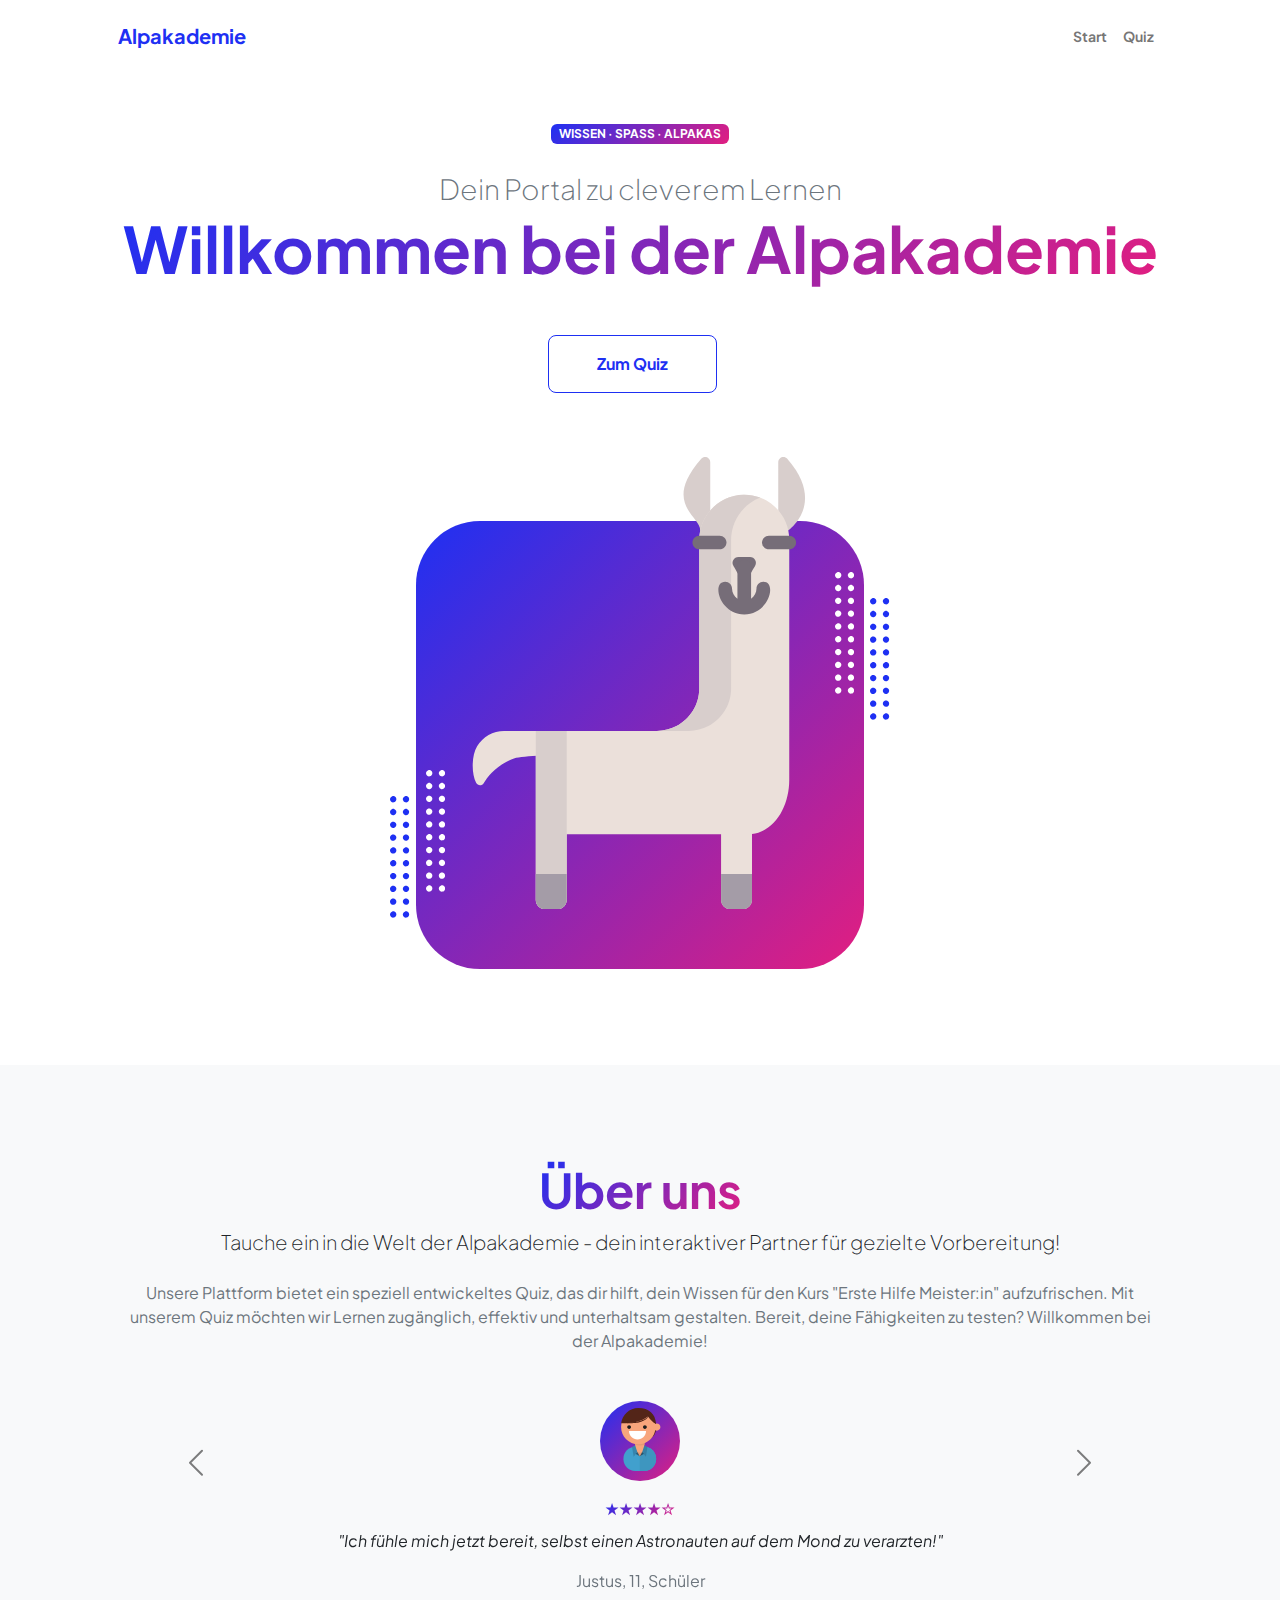
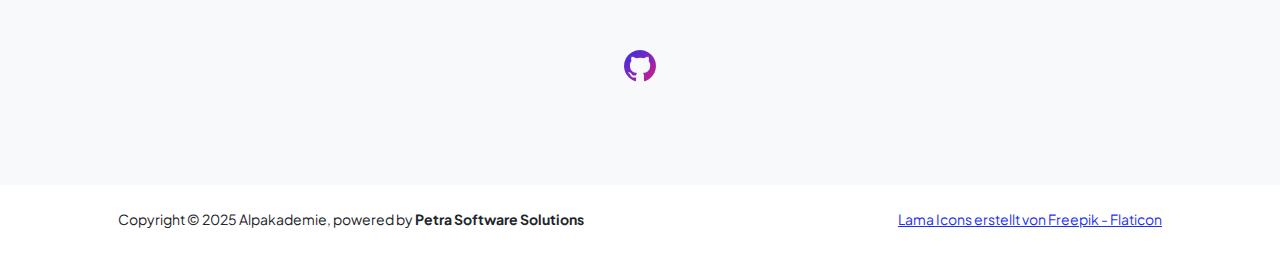
<file: index.html>
<!DOCTYPE html>
<html lang="en">
    <head>
        <meta charset="utf-8" />
        <meta name="viewport" content="width=device-width, initial-scale=1, shrink-to-fit=no" />
        <meta name="description" content="" />
        <meta name="author" content="" />
        <title>Alpakademie</title>
        <!-- Favicon-->
        <link rel="icon" type="image/x-icon" href="assets/lama.ico" />
        <!-- Custom Google font-->
        <link rel="preconnect" href="https://fonts.googleapis.com" />
        <link rel="preconnect" href="https://fonts.gstatic.com" crossorigin />
        <link href="https://fonts.googleapis.com/css2?family=Plus+Jakarta+Sans:wght@100;200;300;400;500;600;700;800;900&amp;display=swap" rel="stylesheet" />
        <!-- Bootstrap icons-->
        <link href="https://cdn.jsdelivr.net/npm/bootstrap-icons@1.8.1/font/bootstrap-icons.css" rel="stylesheet" />
        <!-- Core theme CSS (includes Bootstrap)-->
        <link href="css/styles.css" rel="stylesheet" />
    </head>
    <body class="d-flex flex-column h-100">
        <main class="flex-shrink-0">
            <!-- Navigation-->
            <nav class="navbar navbar-expand-lg navbar-light py-3">
                <div class="container px-5">
                    <a class="navbar-brand" href="index.html"><span class="fw-bolder text-primary">Alpakademie</span></a>
                    <button class="navbar-toggler" type="button" data-bs-toggle="collapse" data-bs-target="#navbarSupportedContent" aria-controls="navbarSupportedContent" aria-expanded="false" aria-label="Toggle navigation"><span class="navbar-toggler-icon"></span></button>
                    <div class="collapse navbar-collapse" id="navbarSupportedContent">
                        <ul class="navbar-nav ms-auto mb-2 mb-lg-0 small fw-bolder">
                            <li class="nav-item"><a class="nav-link" href="index.html">Start</a></li>
                            <li class="nav-item"><a class="nav-link" href="quiz.html">Quiz</a></li>
                        </ul>
                    </div>
                </div>
            </nav>
            <!-- Header-->
            <header class="py-5">
                <div class="container px-5 pb-5">
                    <div class="row gx-5 align-items-center">
                        <div class="col-xxl-5">
                            <!-- Header text content-->
                            <div class="text-center text-xxl-start">
                                <div class="badge bg-gradient-primary-to-secondary text-white mb-4"><div class="text-uppercase">Wissen &middot; Spaß &middot; Alpakas</div></div>
                                <div class="fs-3 fw-light text-muted">Dein Portal zu cleverem Lernen</div>
                                <h1 class="display-3 fw-bolder mb-5"><span class="text-gradient d-inline">Willkommen bei der Alpakademie</span></h1>
                                <div class="d-grid gap-3 d-sm-flex justify-content-sm-center justify-content-xxl-start mb-3">
                                    <a class="btn btn-outline-primary btn-lg px-5 py-3 me-sm-3 fs-6 fw-bolder" href="quiz.html">Zum Quiz</a>
                                </div>
                            </div>
                        </div>
                        <div class="col-xxl-7">
                            <!-- Header profile picture-->
                            <div class="d-flex justify-content-center mt-5 mt-xxl-0">
                                <div class="profile bg-gradient-primary-to-secondary">
                                    <img class="profile-img" src="assets/lama2.svg" alt="..." />
                                    <div class="dots-1">
                                        <!-- SVG Dots-->
                                        <svg version="1.1" xmlns="http://www.w3.org/2000/svg" xmlns:xlink="http://www.w3.org/1999/xlink" x="0px" y="0px" viewBox="0 0 191.6 1215.4" style="enable-background: new 0 0 191.6 1215.4" xml:space="preserve">
                                            <g transform="translate(0.000000,1280.000000) scale(0.100000,-0.100000)">
                                                <path d="M227.7,12788.6c-105-35-200-141-222-248c-43-206,163-412,369-369c155,32,275,190,260,339c-11,105-90,213-190,262        C383.7,12801.6,289.7,12808.6,227.7,12788.6z"></path>
                                                <path d="M1507.7,12788.6c-151-50-253-216-222-362c25-119,136-230,254-255c194-41,395,142,375,339c-11,105-90,213-190,262        C1663.7,12801.6,1569.7,12808.6,1507.7,12788.6z"></path>
                                                <path d="M227.7,11508.6c-105-35-200-141-222-248c-43-206,163-412,369-369c155,32,275,190,260,339c-11,105-90,213-190,262        C383.7,11521.6,289.7,11528.6,227.7,11508.6z"></path>
                                                <path d="M1507.7,11508.6c-151-50-253-216-222-362c25-119,136-230,254-255c194-41,395,142,375,339c-11,105-90,213-190,262        C1663.7,11521.6,1569.7,11528.6,1507.7,11508.6z"></path>
                                                <path d="M227.7,10228.6c-105-35-200-141-222-248c-43-206,163-412,369-369c155,32,275,190,260,339c-11,105-90,213-190,262        C383.7,10241.6,289.7,10248.6,227.7,10228.6z"></path>
                                                <path d="M1507.7,10228.6c-105-35-200-141-222-248c-43-206,163-412,369-369c155,32,275,190,260,339c-11,105-90,213-190,262        C1663.7,10241.6,1569.7,10248.6,1507.7,10228.6z"></path>
                                                <path d="M227.7,8948.6c-105-35-200-141-222-248c-43-206,163-412,369-369c155,32,275,190,260,339c-11,105-90,213-190,262        C383.7,8961.6,289.7,8968.6,227.7,8948.6z"></path>
                                                <path d="M1507.7,8948.6c-105-35-200-141-222-248c-43-206,163-412,369-369c155,32,275,190,260,339c-11,105-90,213-190,262        C1663.7,8961.6,1569.7,8968.6,1507.7,8948.6z"></path>
                                                <path d="M227.7,7668.6c-105-35-200-141-222-248c-43-206,163-412,369-369c155,32,275,190,260,339c-11,105-90,213-190,262        C383.7,7681.6,289.7,7688.6,227.7,7668.6z"></path>
                                                <path d="M1507.7,7668.6c-105-35-200-141-222-248c-43-206,163-412,369-369c155,32,275,190,260,339c-11,105-90,213-190,262        C1663.7,7681.6,1569.7,7688.6,1507.7,7668.6z"></path>
                                                <path d="M227.7,6388.6c-105-35-200-141-222-248c-43-206,163-412,369-369c155,32,275,190,260,339c-11,105-90,213-190,262        C383.7,6401.6,289.7,6408.6,227.7,6388.6z"></path>
                                                <path d="M1507.7,6388.6c-105-35-200-141-222-248c-43-206,163-412,369-369c155,32,275,190,260,339c-11,105-90,213-190,262        C1663.7,6401.6,1569.7,6408.6,1507.7,6388.6z"></path>
                                                <path d="M227.7,5108.6c-105-35-200-141-222-248c-43-206,163-412,369-369c155,32,275,190,260,339c-11,105-90,213-190,262        C383.7,5121.6,289.7,5128.6,227.7,5108.6z"></path>
                                                <path d="M1507.7,5108.6c-105-35-200-141-222-248c-43-206,163-412,369-369c155,32,275,190,260,339c-11,105-90,213-190,262        C1663.7,5121.6,1569.7,5128.6,1507.7,5108.6z"></path>
                                                <path d="M227.7,3828.6c-105-35-200-141-222-248c-43-206,163-412,369-369c155,32,275,190,260,339c-11,105-90,213-190,262        C383.7,3841.6,289.7,3848.6,227.7,3828.6z"></path>
                                                <path d="M1507.7,3828.6c-105-35-200-141-222-248c-43-206,163-412,369-369c155,32,275,190,260,339c-11,105-90,213-190,262        C1663.7,3841.6,1569.7,3848.6,1507.7,3828.6z"></path>
                                                <path d="M227.7,2548.6c-105-35-200-141-222-248c-43-206,163-412,369-369c155,32,275,190,260,339c-11,105-90,213-190,262        C383.7,2561.6,289.7,2568.6,227.7,2548.6z"></path>
                                                <path d="M1507.7,2548.6c-105-35-200-141-222-248c-43-206,163-412,369-369c155,32,275,190,260,339c-11,105-90,213-190,262        C1663.7,2561.6,1569.7,2568.6,1507.7,2548.6z"></path>
                                                <path d="M227.7,1268.6c-105-35-200-141-222-248c-43-206,163-412,369-369c155,32,275,190,260,339c-11,105-90,213-190,262        C383.7,1281.6,289.7,1288.6,227.7,1268.6z"></path>
                                                <path d="M1507.7,1268.6c-105-35-200-141-222-248c-43-206,163-412,369-369c155,32,275,190,260,339c-11,105-90,213-190,262        C1663.7,1281.6,1569.7,1288.6,1507.7,1268.6z"></path>
                                            </g>
                                        </svg>
                                        <!-- END of SVG dots-->
                                    </div>
                                    <div class="dots-2">
                                        <!-- SVG Dots-->
                                        <svg version="1.1" xmlns="http://www.w3.org/2000/svg" xmlns:xlink="http://www.w3.org/1999/xlink" x="0px" y="0px" viewBox="0 0 191.6 1215.4" style="enable-background: new 0 0 191.6 1215.4" xml:space="preserve">
                                            <g transform="translate(0.000000,1280.000000) scale(0.100000,-0.100000)">
                                                <path d="M227.7,12788.6c-105-35-200-141-222-248c-43-206,163-412,369-369c155,32,275,190,260,339c-11,105-90,213-190,262        C383.7,12801.6,289.7,12808.6,227.7,12788.6z"></path>
                                                <path d="M1507.7,12788.6c-151-50-253-216-222-362c25-119,136-230,254-255c194-41,395,142,375,339c-11,105-90,213-190,262        C1663.7,12801.6,1569.7,12808.6,1507.7,12788.6z"></path>
                                                <path d="M227.7,11508.6c-105-35-200-141-222-248c-43-206,163-412,369-369c155,32,275,190,260,339c-11,105-90,213-190,262        C383.7,11521.6,289.7,11528.6,227.7,11508.6z"></path>
                                                <path d="M1507.7,11508.6c-151-50-253-216-222-362c25-119,136-230,254-255c194-41,395,142,375,339c-11,105-90,213-190,262        C1663.7,11521.6,1569.7,11528.6,1507.7,11508.6z"></path>
                                                <path d="M227.7,10228.6c-105-35-200-141-222-248c-43-206,163-412,369-369c155,32,275,190,260,339c-11,105-90,213-190,262        C383.7,10241.6,289.7,10248.6,227.7,10228.6z"></path>
                                                <path d="M1507.7,10228.6c-105-35-200-141-222-248c-43-206,163-412,369-369c155,32,275,190,260,339c-11,105-90,213-190,262        C1663.7,10241.6,1569.7,10248.6,1507.7,10228.6z"></path>
                                                <path d="M227.7,8948.6c-105-35-200-141-222-248c-43-206,163-412,369-369c155,32,275,190,260,339c-11,105-90,213-190,262        C383.7,8961.6,289.7,8968.6,227.7,8948.6z"></path>
                                                <path d="M1507.7,8948.6c-105-35-200-141-222-248c-43-206,163-412,369-369c155,32,275,190,260,339c-11,105-90,213-190,262        C1663.7,8961.6,1569.7,8968.6,1507.7,8948.6z"></path>
                                                <path d="M227.7,7668.6c-105-35-200-141-222-248c-43-206,163-412,369-369c155,32,275,190,260,339c-11,105-90,213-190,262        C383.7,7681.6,289.7,7688.6,227.7,7668.6z"></path>
                                                <path d="M1507.7,7668.6c-105-35-200-141-222-248c-43-206,163-412,369-369c155,32,275,190,260,339c-11,105-90,213-190,262        C1663.7,7681.6,1569.7,7688.6,1507.7,7668.6z"></path>
                                                <path d="M227.7,6388.6c-105-35-200-141-222-248c-43-206,163-412,369-369c155,32,275,190,260,339c-11,105-90,213-190,262        C383.7,6401.6,289.7,6408.6,227.7,6388.6z"></path>
                                                <path d="M1507.7,6388.6c-105-35-200-141-222-248c-43-206,163-412,369-369c155,32,275,190,260,339c-11,105-90,213-190,262        C1663.7,6401.6,1569.7,6408.6,1507.7,6388.6z"></path>
                                                <path d="M227.7,5108.6c-105-35-200-141-222-248c-43-206,163-412,369-369c155,32,275,190,260,339c-11,105-90,213-190,262        C383.7,5121.6,289.7,5128.6,227.7,5108.6z"></path>
                                                <path d="M1507.7,5108.6c-105-35-200-141-222-248c-43-206,163-412,369-369c155,32,275,190,260,339c-11,105-90,213-190,262        C1663.7,5121.6,1569.7,5128.6,1507.7,5108.6z"></path>
                                                <path d="M227.7,3828.6c-105-35-200-141-222-248c-43-206,163-412,369-369c155,32,275,190,260,339c-11,105-90,213-190,262        C383.7,3841.6,289.7,3848.6,227.7,3828.6z"></path>
                                                <path d="M1507.7,3828.6c-105-35-200-141-222-248c-43-206,163-412,369-369c155,32,275,190,260,339c-11,105-90,213-190,262        C1663.7,3841.6,1569.7,3848.6,1507.7,3828.6z"></path>
                                                <path d="M227.7,2548.6c-105-35-200-141-222-248c-43-206,163-412,369-369c155,32,275,190,260,339c-11,105-90,213-190,262        C383.7,2561.6,289.7,2568.6,227.7,2548.6z"></path>
                                                <path d="M1507.7,2548.6c-105-35-200-141-222-248c-43-206,163-412,369-369c155,32,275,190,260,339c-11,105-90,213-190,262        C1663.7,2561.6,1569.7,2568.6,1507.7,2548.6z"></path>
                                                <path d="M227.7,1268.6c-105-35-200-141-222-248c-43-206,163-412,369-369c155,32,275,190,260,339c-11,105-90,213-190,262        C383.7,1281.6,289.7,1288.6,227.7,1268.6z"></path>
                                                <path d="M1507.7,1268.6c-105-35-200-141-222-248c-43-206,163-412,369-369c155,32,275,190,260,339c-11,105-90,213-190,262        C1663.7,1281.6,1569.7,1288.6,1507.7,1268.6z"></path>
                                            </g>
                                        </svg>
                                        <!-- END of SVG dots-->
                                    </div>
                                    <div class="dots-3">
                                        <!-- SVG Dots-->
                                        <svg version="1.1" xmlns="http://www.w3.org/2000/svg" xmlns:xlink="http://www.w3.org/1999/xlink" x="0px" y="0px" viewBox="0 0 191.6 1215.4" style="enable-background: new 0 0 191.6 1215.4" xml:space="preserve">
                                            <g transform="translate(0.000000,1280.000000) scale(0.100000,-0.100000)">
                                                <path d="M227.7,12788.6c-105-35-200-141-222-248c-43-206,163-412,369-369c155,32,275,190,260,339c-11,105-90,213-190,262        C383.7,12801.6,289.7,12808.6,227.7,12788.6z"></path>
                                                <path d="M1507.7,12788.6c-151-50-253-216-222-362c25-119,136-230,254-255c194-41,395,142,375,339c-11,105-90,213-190,262        C1663.7,12801.6,1569.7,12808.6,1507.7,12788.6z"></path>
                                                <path d="M227.7,11508.6c-105-35-200-141-222-248c-43-206,163-412,369-369c155,32,275,190,260,339c-11,105-90,213-190,262        C383.7,11521.6,289.7,11528.6,227.7,11508.6z"></path>
                                                <path d="M1507.7,11508.6c-151-50-253-216-222-362c25-119,136-230,254-255c194-41,395,142,375,339c-11,105-90,213-190,262        C1663.7,11521.6,1569.7,11528.6,1507.7,11508.6z"></path>
                                                <path d="M227.7,10228.6c-105-35-200-141-222-248c-43-206,163-412,369-369c155,32,275,190,260,339c-11,105-90,213-190,262        C383.7,10241.6,289.7,10248.6,227.7,10228.6z"></path>
                                                <path d="M1507.7,10228.6c-105-35-200-141-222-248c-43-206,163-412,369-369c155,32,275,190,260,339c-11,105-90,213-190,262        C1663.7,10241.6,1569.7,10248.6,1507.7,10228.6z"></path>
                                                <path d="M227.7,8948.6c-105-35-200-141-222-248c-43-206,163-412,369-369c155,32,275,190,260,339c-11,105-90,213-190,262        C383.7,8961.6,289.7,8968.6,227.7,8948.6z"></path>
                                                <path d="M1507.7,8948.6c-105-35-200-141-222-248c-43-206,163-412,369-369c155,32,275,190,260,339c-11,105-90,213-190,262        C1663.7,8961.6,1569.7,8968.6,1507.7,8948.6z"></path>
                                                <path d="M227.7,7668.6c-105-35-200-141-222-248c-43-206,163-412,369-369c155,32,275,190,260,339c-11,105-90,213-190,262        C383.7,7681.6,289.7,7688.6,227.7,7668.6z"></path>
                                                <path d="M1507.7,7668.6c-105-35-200-141-222-248c-43-206,163-412,369-369c155,32,275,190,260,339c-11,105-90,213-190,262        C1663.7,7681.6,1569.7,7688.6,1507.7,7668.6z"></path>
                                                <path d="M227.7,6388.6c-105-35-200-141-222-248c-43-206,163-412,369-369c155,32,275,190,260,339c-11,105-90,213-190,262        C383.7,6401.6,289.7,6408.6,227.7,6388.6z"></path>
                                                <path d="M1507.7,6388.6c-105-35-200-141-222-248c-43-206,163-412,369-369c155,32,275,190,260,339c-11,105-90,213-190,262        C1663.7,6401.6,1569.7,6408.6,1507.7,6388.6z"></path>
                                                <path d="M227.7,5108.6c-105-35-200-141-222-248c-43-206,163-412,369-369c155,32,275,190,260,339c-11,105-90,213-190,262        C383.7,5121.6,289.7,5128.6,227.7,5108.6z"></path>
                                                <path d="M1507.7,5108.6c-105-35-200-141-222-248c-43-206,163-412,369-369c155,32,275,190,260,339c-11,105-90,213-190,262        C1663.7,5121.6,1569.7,5128.6,1507.7,5108.6z"></path>
                                                <path d="M227.7,3828.6c-105-35-200-141-222-248c-43-206,163-412,369-369c155,32,275,190,260,339c-11,105-90,213-190,262        C383.7,3841.6,289.7,3848.6,227.7,3828.6z"></path>
                                                <path d="M1507.7,3828.6c-105-35-200-141-222-248c-43-206,163-412,369-369c155,32,275,190,260,339c-11,105-90,213-190,262        C1663.7,3841.6,1569.7,3848.6,1507.7,3828.6z"></path>
                                                <path d="M227.7,2548.6c-105-35-200-141-222-248c-43-206,163-412,369-369c155,32,275,190,260,339c-11,105-90,213-190,262        C383.7,2561.6,289.7,2568.6,227.7,2548.6z"></path>
                                                <path d="M1507.7,2548.6c-105-35-200-141-222-248c-43-206,163-412,369-369c155,32,275,190,260,339c-11,105-90,213-190,262        C1663.7,2561.6,1569.7,2568.6,1507.7,2548.6z"></path>
                                                <path d="M227.7,1268.6c-105-35-200-141-222-248c-43-206,163-412,369-369c155,32,275,190,260,339c-11,105-90,213-190,262        C383.7,1281.6,289.7,1288.6,227.7,1268.6z"></path>
                                                <path d="M1507.7,1268.6c-105-35-200-141-222-248c-43-206,163-412,369-369c155,32,275,190,260,339c-11,105-90,213-190,262        C1663.7,1281.6,1569.7,1288.6,1507.7,1268.6z"></path>
                                            </g>
                                        </svg>
                                        <!-- END of SVG dots-->
                                    </div>
                                    <div class="dots-4">
                                        <!-- SVG Dots-->
                                        <svg version="1.1" xmlns="http://www.w3.org/2000/svg" xmlns:xlink="http://www.w3.org/1999/xlink" x="0px" y="0px" viewBox="0 0 191.6 1215.4" style="enable-background: new 0 0 191.6 1215.4" xml:space="preserve">
                                            <g transform="translate(0.000000,1280.000000) scale(0.100000,-0.100000)">
                                                <path d="M227.7,12788.6c-105-35-200-141-222-248c-43-206,163-412,369-369c155,32,275,190,260,339c-11,105-90,213-190,262        C383.7,12801.6,289.7,12808.6,227.7,12788.6z"></path>
                                                <path d="M1507.7,12788.6c-151-50-253-216-222-362c25-119,136-230,254-255c194-41,395,142,375,339c-11,105-90,213-190,262        C1663.7,12801.6,1569.7,12808.6,1507.7,12788.6z"></path>
                                                <path d="M227.7,11508.6c-105-35-200-141-222-248c-43-206,163-412,369-369c155,32,275,190,260,339c-11,105-90,213-190,262        C383.7,11521.6,289.7,11528.6,227.7,11508.6z"></path>
                                                <path d="M1507.7,11508.6c-151-50-253-216-222-362c25-119,136-230,254-255c194-41,395,142,375,339c-11,105-90,213-190,262        C1663.7,11521.6,1569.7,11528.6,1507.7,11508.6z"></path>
                                                <path d="M227.7,10228.6c-105-35-200-141-222-248c-43-206,163-412,369-369c155,32,275,190,260,339c-11,105-90,213-190,262        C383.7,10241.6,289.7,10248.6,227.7,10228.6z"></path>
                                                <path d="M1507.7,10228.6c-105-35-200-141-222-248c-43-206,163-412,369-369c155,32,275,190,260,339c-11,105-90,213-190,262        C1663.7,10241.6,1569.7,10248.6,1507.7,10228.6z"></path>
                                                <path d="M227.7,8948.6c-105-35-200-141-222-248c-43-206,163-412,369-369c155,32,275,190,260,339c-11,105-90,213-190,262        C383.7,8961.6,289.7,8968.6,227.7,8948.6z"></path>
                                                <path d="M1507.7,8948.6c-105-35-200-141-222-248c-43-206,163-412,369-369c155,32,275,190,260,339c-11,105-90,213-190,262        C1663.7,8961.6,1569.7,8968.6,1507.7,8948.6z"></path>
                                                <path d="M227.7,7668.6c-105-35-200-141-222-248c-43-206,163-412,369-369c155,32,275,190,260,339c-11,105-90,213-190,262        C383.7,7681.6,289.7,7688.6,227.7,7668.6z"></path>
                                                <path d="M1507.7,7668.6c-105-35-200-141-222-248c-43-206,163-412,369-369c155,32,275,190,260,339c-11,105-90,213-190,262        C1663.7,7681.6,1569.7,7688.6,1507.7,7668.6z"></path>
                                                <path d="M227.7,6388.6c-105-35-200-141-222-248c-43-206,163-412,369-369c155,32,275,190,260,339c-11,105-90,213-190,262        C383.7,6401.6,289.7,6408.6,227.7,6388.6z"></path>
                                                <path d="M1507.7,6388.6c-105-35-200-141-222-248c-43-206,163-412,369-369c155,32,275,190,260,339c-11,105-90,213-190,262        C1663.7,6401.6,1569.7,6408.6,1507.7,6388.6z"></path>
                                                <path d="M227.7,5108.6c-105-35-200-141-222-248c-43-206,163-412,369-369c155,32,275,190,260,339c-11,105-90,213-190,262        C383.7,5121.6,289.7,5128.6,227.7,5108.6z"></path>
                                                <path d="M1507.7,5108.6c-105-35-200-141-222-248c-43-206,163-412,369-369c155,32,275,190,260,339c-11,105-90,213-190,262        C1663.7,5121.6,1569.7,5128.6,1507.7,5108.6z"></path>
                                                <path d="M227.7,3828.6c-105-35-200-141-222-248c-43-206,163-412,369-369c155,32,275,190,260,339c-11,105-90,213-190,262        C383.7,3841.6,289.7,3848.6,227.7,3828.6z"></path>
                                                <path d="M1507.7,3828.6c-105-35-200-141-222-248c-43-206,163-412,369-369c155,32,275,190,260,339c-11,105-90,213-190,262        C1663.7,3841.6,1569.7,3848.6,1507.7,3828.6z"></path>
                                                <path d="M227.7,2548.6c-105-35-200-141-222-248c-43-206,163-412,369-369c155,32,275,190,260,339c-11,105-90,213-190,262        C383.7,2561.6,289.7,2568.6,227.7,2548.6z"></path>
                                                <path d="M1507.7,2548.6c-105-35-200-141-222-248c-43-206,163-412,369-369c155,32,275,190,260,339c-11,105-90,213-190,262        C1663.7,2561.6,1569.7,2568.6,1507.7,2548.6z"></path>
                                                <path d="M227.7,1268.6c-105-35-200-141-222-248c-43-206,163-412,369-369c155,32,275,190,260,339c-11,105-90,213-190,262        C383.7,1281.6,289.7,1288.6,227.7,1268.6z"></path>
                                                <path d="M1507.7,1268.6c-105-35-200-141-222-248c-43-206,163-412,369-369c155,32,275,190,260,339c-11,105-90,213-190,262        C1663.7,1281.6,1569.7,1288.6,1507.7,1268.6z"></path>
                                            </g>
                                        </svg>
                                        <!-- END of SVG dots-->
                                </div>
                            </div>
                        </div>
                    </div>
                </div>
            </header>
            <!-- About Section-->
            <section class="bg-light py-5">
                <div class="container px-5">
                    <div class="row gx-5 justify-content-center">
                        <div class="col-xxl-8">
                            <div class="text-center my-5">
                                <h2 class="display-5 fw-bolder"><span class="text-gradient d-inline">Über uns</span></h2>
                                <p class="lead fw-light mb-4">Tauche ein in die Welt der Alpakademie - dein interaktiver Partner für gezielte Vorbereitung!</p>
                                <p class="text-muted">Unsere Plattform bietet ein speziell entwickeltes Quiz, das dir hilft, dein Wissen für den Kurs "Erste Hilfe Meister:in" aufzufrischen. Mit unserem Quiz möchten wir Lernen zugänglich, effektiv und unterhaltsam gestalten. Bereit, deine Fähigkeiten zu testen? Willkommen bei der Alpakademie!</p>
                            </div>
                        </div>
                    </div>
                </div>
                <!-- Reviews Carousel Section -->
                <div class="container px-5">
                    <div id="reviewsCarousel" class="carousel slide" data-bs-ride="carousel">
                        <div class="carousel-inner">
                            <!-- Review 1 -->
                            <div class="carousel-item active">
                                <div class="text-center">
                                    <img class="rounded-circle mb-3 bg-gradient-primary-to-secondary" src="assets/review1.svg" alt="Avatar 1" style="width: 80px; height: 80px;">
                                    <div class="mb-2">
                                        <span class="text-gradient">&#9733;&#9733;&#9733;&#9733;&#9734;</span>
                                    </div>
                                    <p class="text fst-italic px-2">"Ich fühle mich jetzt bereit, selbst einen Astronauten auf dem Mond zu verarzten!"</p>
                                    <p class="text-muted mb-0">Justus, 11, Schüler</p>
                                </div>
                            </div>
                            <!-- Review 2 -->
                            <div class="carousel-item">
                                <div class="text-center">
                                    <img class="rounded-circle mb-3 bg-gradient-primary-to-secondary" src="assets/review2.svg" alt="Avatar 2" style="width: 80px; height: 80px;">
                                    <div class="mb-2">
                                        <span class="text-gradient">&#9733;&#9733;&#9733;&#9733;&#9733;</span>
                                    </div>
                                    <p class="text fst-italic px-2">"Ich dachte, ich kenne alle Szenarien, aber das Quiz hat mich echt überrascht - jetzt bin ich endgültig für den Alltag gerüstet."</p>
                                    <p class="text-muted mb-0">Max, 24, Rettungssanitäter</p>
                                </div>
                            </div>
                            <!-- Review 3 -->
                            <div class="carousel-item">
                                <div class="text-center">
                                    <img class="rounded-circle mb-3 bg-gradient-primary-to-secondary" src="assets/review3.svg" alt="Avatar 3" style="width: 80px; height: 80px;">
                                    <div class="mb-2">
                                        <span class="text-gradient">&#9733;&#9733;&#9733;&#9733;&#9734;</span>
                                    </div>
                                    <p class="text fst-italic px-2">"Die Alpakademie war fast so spannend wie meine Lieblingsserie!"</p>
                                    <p class="text-muted mb-0">Lisa, 22, Studentin</p>
                                </div>
                            </div>
                            <!-- Review 4 -->
                            <div class="carousel-item">
                                <div class="text-center">
                                    <img class="rounded-circle mb-3 bg-gradient-primary-to-secondary" src="assets/review4.svg" alt="Avatar 4" style="width: 80px; height: 80px;">
                                    <div class="mb-2">
                                        <span class="text-gradient">&#9733;&#9733;&#9733;&#9733;&#9734;</span>
                                    </div>
                                    <p class="text fst-italic px-2">"Jetzt bin ich fit für Erste Hilfe und Alltag."</p>
                                    <p class="text-muted mb-0">Sophie, 30, Lehrerin</p>
                                </div>
                            </div>
                            <!-- Review 5 -->
                            <div class="carousel-item">
                                <div class="text-center">
                                    <img class="rounded-circle mb-3 bg-gradient-primary-to-secondary" src="assets/review5.svg" alt="Avatar 5" style="width: 80px; height: 80px;">
                                    <div class="mb-2">
                                        <span class="text-gradient">&#9733;&#9733;&#9733;&#9733;&#9734;</span>
                                    </div>
                                    <p class="text fst-italic px-2">"Mhhm, beste Wiese - äh, Quiz!"</p>
                                    <p class="text-muted mb-0">Alpi, 3, Flauschbotschafter</p>
                                </div>
                            </div>
                        </div>
                        <!-- Carousel Controls -->
                        <button class="carousel-control-prev text-black" type="button" data-bs-target="#reviewsCarousel" data-bs-slide="prev">
                            <span class="carousel-control-prev-icon" aria-hidden="true"></span>
                            <span class="visually-hidden">Previous</span>
                        </button>
                        <button class="carousel-control-next" type="button" data-bs-target="#reviewsCarousel" data-bs-slide="next">
                            <span class="carousel-control-next-icon text-primary" aria-hidden="true"></span>
                            <span class="visually-hidden">Next</span>
                        </button>
                    </div>
                </div>
                <div class="container px-5">
                    <div class="row gx-5 justify-content-center">
                        <div class="col-xxl-8">
                            <div class="text-center my-5">
                                <div class="d-flex justify-content-center fs-2 gap-4">
                                    <a class="text-gradient" href="https://github.com/Manuel0815/Alpakademie"><i class="bi bi-github"></i></a>
                                </div>
                            </div>
                        </div>
                    </div>
                </div>
            </section>
        </main>
        <!-- Footer-->
        <footer class="bg-white py-4 mt-auto">
            <div class="container px-5">
                <div class="row align-items-center justify-content-between flex-column flex-sm-row">
                    <div class="col-auto"><div class="small m-0">Copyright &copy; 2025 Alpakademie, powered by <b>Petra Software Solutions</b></div></div>
                    <div class="col-auto"><div class="small m-0"><a href="https://www.flaticon.com/de/kostenlose-icons/lama" title="lama Icons">Lama Icons erstellt von Freepik - Flaticon</a></div></div>
                </div>
            </div>
        </footer>
        <!-- JQuery -->

        <!-- JQuery -->
        <script src="https://code.jquery.com/jquery-3.7.1.min.js"></script>
        <!-- Bootstrap core JS-->
        <script src="https://cdn.jsdelivr.net/npm/bootstrap@5.2.3/dist/js/bootstrap.bundle.min.js"></script>
        <!-- Core theme JS-->
        <script src="js/scripts.js"></script>
    </body>
</html>
</file>
